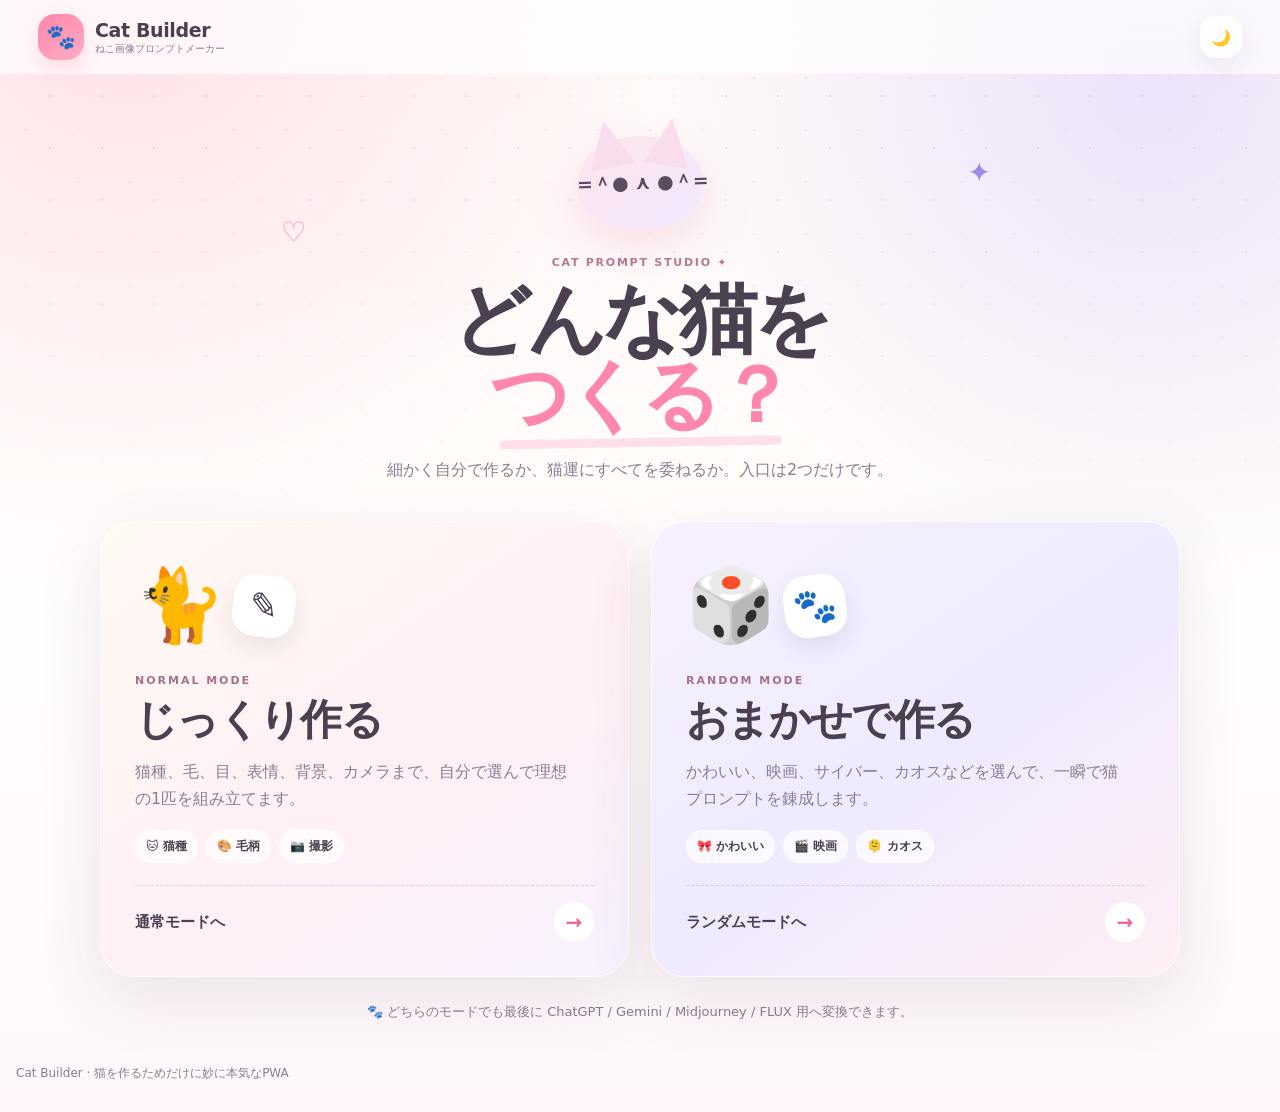
<file: index.html>
<!doctype html>
<html lang="ja">
<head>
  <meta charset="UTF-8" />
  <meta name="viewport" content="width=device-width, initial-scale=1, viewport-fit=cover" />
  <meta name="theme-color" content="#ff86ad" />
  <meta name="description" content="猫画像プロンプトをかわいく作れる Cat Builder" />
  <link rel="manifest" href="./manifest.webmanifest" />
  <link rel="icon" href="./icons/icon.svg" type="image/svg+xml" />
  <link rel="apple-touch-icon" href="./icons/icon-192.png" />
  <link rel="stylesheet" href="./styles.css" />
  <link rel="stylesheet" href="./pages.css" />
  <title>Cat Builder</title>
</head>
<body class="landing-page">
  <div class="bg-sprinkles" aria-hidden="true"></div>
  <header class="topbar landing-topbar">
    <a class="brand" href="./" aria-label="Cat Builder ホーム">
      <span class="brand-mark">🐾</span>
      <span><strong>Cat Builder</strong><small>ねこ画像プロンプトメーカー</small></span>
    </a>
    <div class="top-actions">
      <button class="icon-btn" id="installBtn" type="button" hidden title="アプリをインストール">📲</button>
      <button class="icon-btn" id="themeBtn" type="button" title="テーマ切替">🌙</button>
    </div>
  </header>

  <main class="landing-shell">
    <section class="landing-hero">
      <div class="floating-paw paw-a">♡</div>
      <div class="floating-paw paw-b">✦</div>
      <div class="landing-cat" aria-hidden="true">
        <span class="landing-cat-ear left"></span><span class="landing-cat-ear right"></span>
        <span class="landing-cat-face">=＾● ⋏ ●＾=</span>
      </div>
      <span class="eyebrow">CAT PROMPT STUDIO ✦</span>
      <h1>どんな猫を<br><em>つくる？</em></h1>
      <p>細かく自分で作るか、猫運にすべてを委ねるか。入口は2つだけです。</p>
    </section>

    <section class="mode-entry-grid" aria-label="作成モードを選択">
      <a class="mode-entry manual-entry" href="./builder.html">
        <div class="entry-illustration"><span>🐈</span><i>✎</i></div>
        <span class="entry-kicker">NORMAL MODE</span>
        <h2>じっくり作る</h2>
        <p>猫種、毛、目、表情、背景、カメラまで、自分で選んで理想の1匹を組み立てます。</p>
        <div class="entry-tags"><span>🐱 猫種</span><span>🎨 毛柄</span><span>📷 撮影</span></div>
        <span class="entry-cta">通常モードへ <b>→</b></span>
      </a>

      <a class="mode-entry random-entry" href="./random.html">
        <div class="entry-illustration dice-cat"><span>🎲</span><i>🐾</i></div>
        <span class="entry-kicker">RANDOM MODE</span>
        <h2>おまかせで作る</h2>
        <p>かわいい、映画、サイバー、カオスなどを選んで、一瞬で猫プロンプトを錬成します。</p>
        <div class="entry-tags"><span>🎀 かわいい</span><span>🎬 映画</span><span>🫠 カオス</span></div>
        <span class="entry-cta">ランダムモードへ <b>→</b></span>
      </a>
    </section>

    <p class="landing-tip">🐾 どちらのモードでも最後に ChatGPT / Gemini / Midjourney / FLUX 用へ変換できます。</p>
  </main>

  <footer class="landing-footer">Cat Builder · 猫を作るためだけに妙に本気なPWA</footer>
  <script>
    let deferredInstall=null;
    const themeBtn=document.getElementById('themeBtn');
    const installBtn=document.getElementById('installBtn');
    if(localStorage.getItem('catbuilder.dark')==='1'){document.body.classList.add('dark');themeBtn.textContent='☀️';}
    themeBtn.addEventListener('click',()=>{document.body.classList.toggle('dark');const dark=document.body.classList.contains('dark');themeBtn.textContent=dark?'☀️':'🌙';localStorage.setItem('catbuilder.dark',dark?'1':'0');});
    window.addEventListener('beforeinstallprompt',e=>{e.preventDefault();deferredInstall=e;installBtn.hidden=false;});
    installBtn.addEventListener('click',async()=>{if(!deferredInstall)return;deferredInstall.prompt();await deferredInstall.userChoice;deferredInstall=null;installBtn.hidden=true;});
    if('serviceWorker' in navigator)window.addEventListener('load',()=>navigator.serviceWorker.register('./sw.js').catch(()=>{}));
  </script>
</body>
</html>
</file>
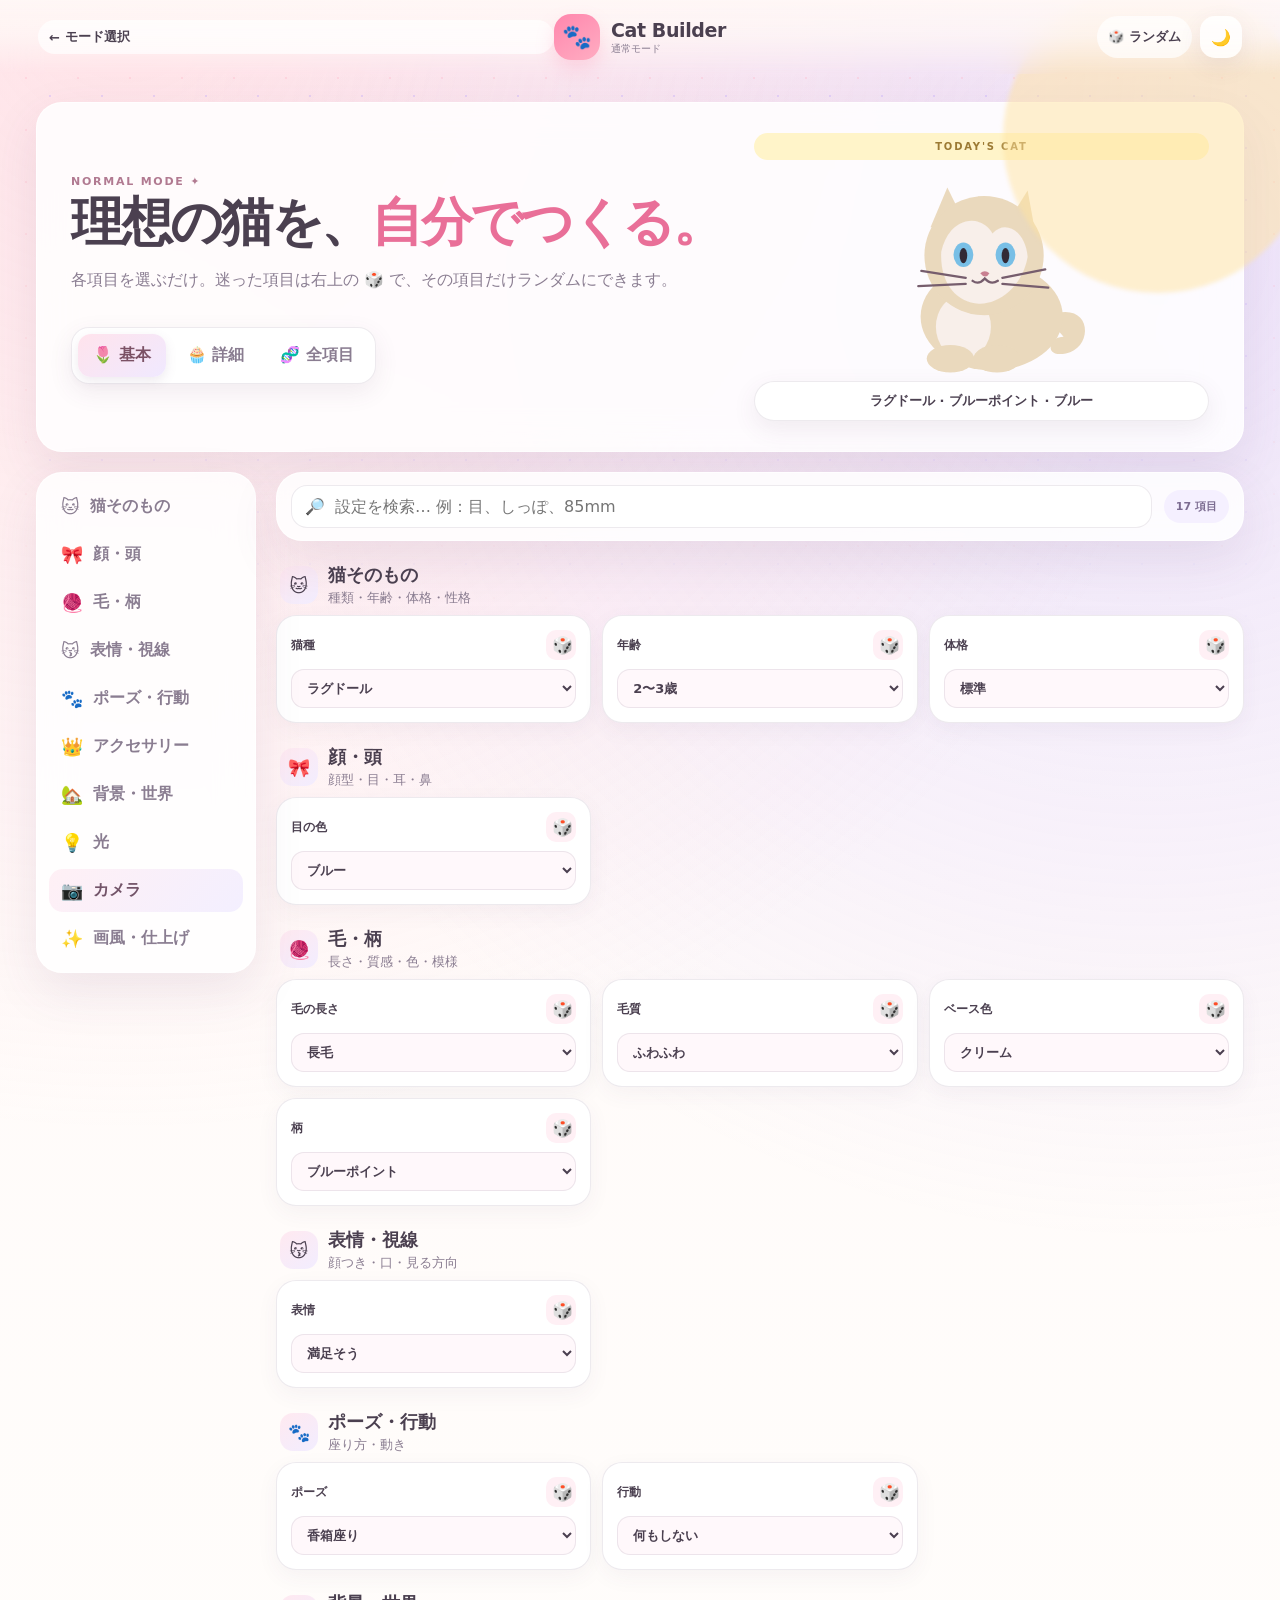
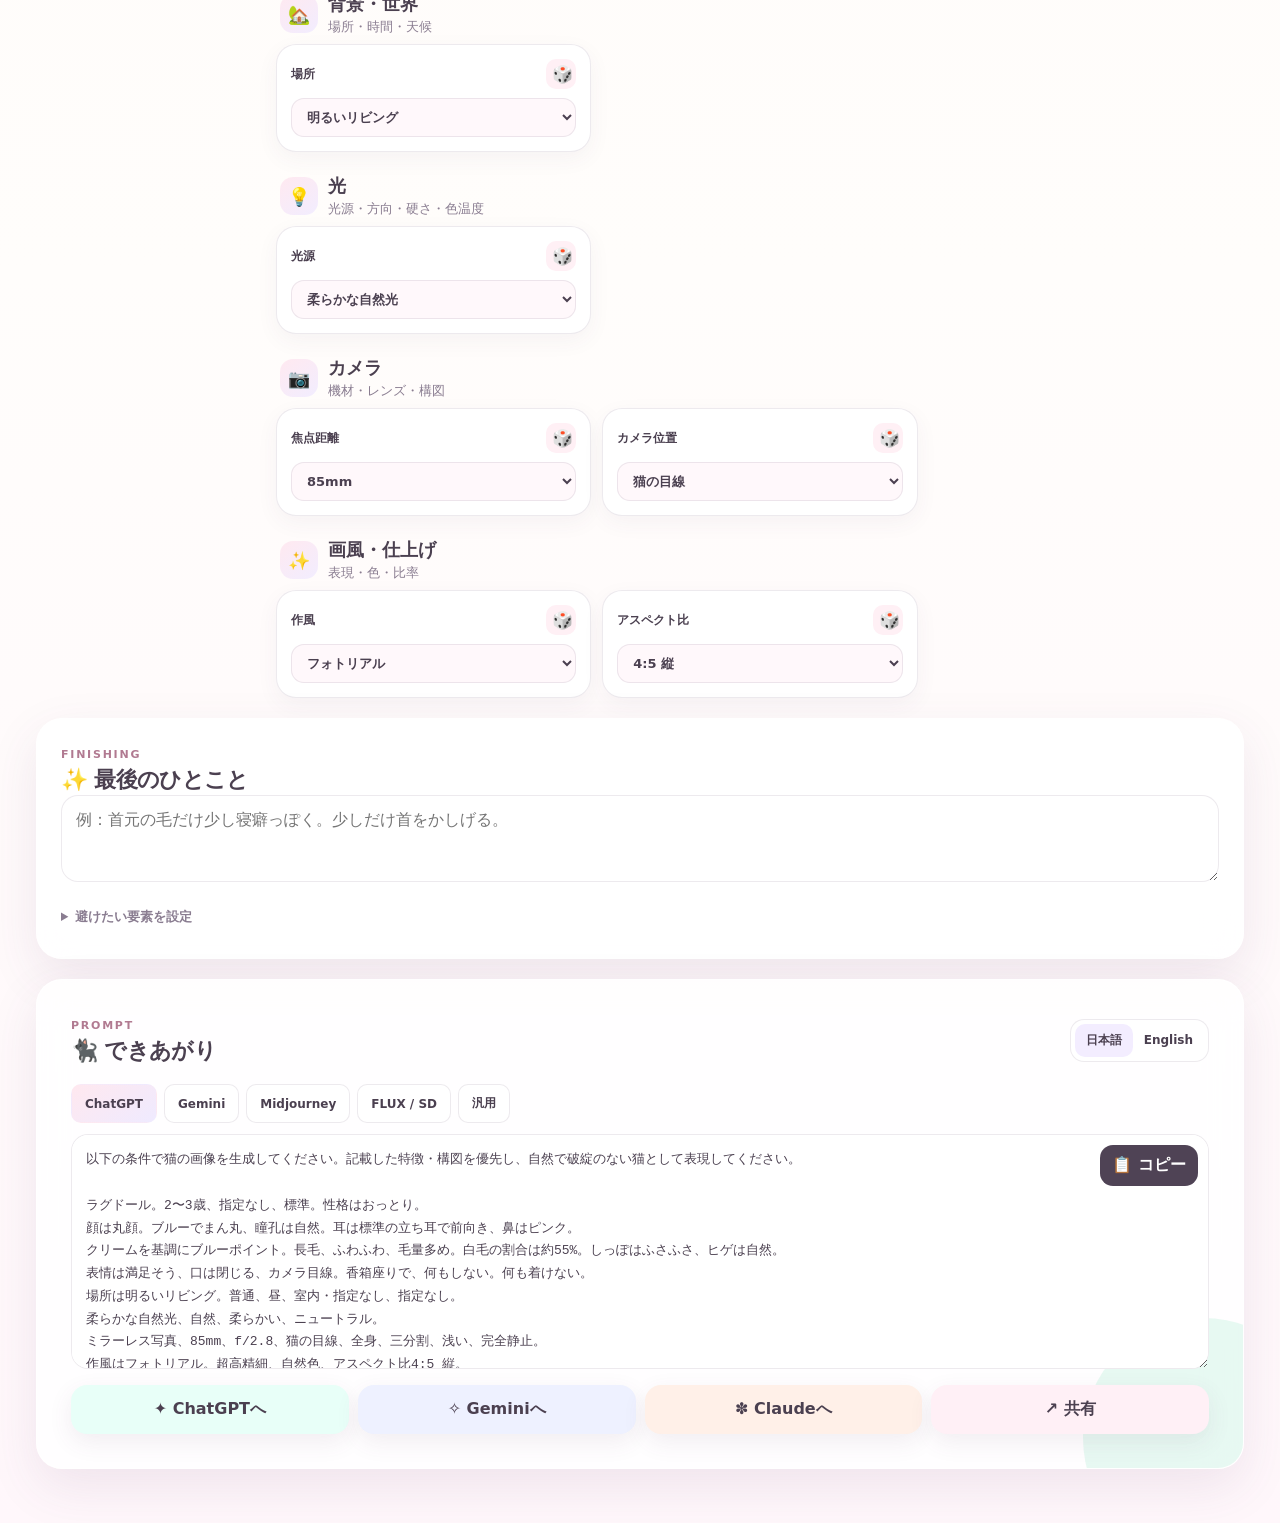
<file: builder.html>
<!doctype html>
<html lang="ja">
<head>
  <meta charset="UTF-8" />
  <meta name="viewport" content="width=device-width, initial-scale=1, viewport-fit=cover" />
  <meta name="theme-color" content="#ff86ad" />
  <link rel="manifest" href="./manifest.webmanifest" />
  <link rel="icon" href="./icons/icon.svg" type="image/svg+xml" />
  <link rel="apple-touch-icon" href="./icons/icon-192.png" />
  <link rel="stylesheet" href="./styles.css" />
  <link rel="stylesheet" href="./pages.css" />
  <title>通常モード · Cat Builder</title>
</head>
<body class="builder-page">
  <div class="bg-sprinkles" aria-hidden="true"></div>
  <header class="topbar">
    <a class="back-home" href="./">← <span>モード選択</span></a>
    <a class="brand compact-brand" href="./"><span class="brand-mark">🐾</span><span><strong>Cat Builder</strong><small>通常モード</small></span></a>
    <div class="top-actions"><a class="mode-jump" href="./random.html">🎲 ランダム</a><button class="icon-btn" id="installBtn" type="button" hidden>📲</button><button class="icon-btn" id="themeBtn" type="button">🌙</button></div>
  </header>

  <main class="app-shell focused-shell">
    <section class="builder-intro card candy-card compact-hero">
      <div>
        <span class="eyebrow">NORMAL MODE ✦</span>
        <h1>理想の猫を、<em>自分でつくる。</em></h1>
        <p>各項目を選ぶだけ。迷った項目は右上の <b>🎲</b> で、その項目だけランダムにできます。</p>
        <div class="mode-switch level-switch" role="group" aria-label="表示する設定の細かさ">
          <button data-mode="easy" class="mode-btn active">🌷 基本</button>
          <button data-mode="detail" class="mode-btn">🧁 詳細</button>
          <button data-mode="madness" class="mode-btn">🧬 全項目</button>
        </div>
      </div>
      <div class="mini-preview-wrap">
        <div class="preview-badge" id="previewBadge">TODAY'S CAT</div>
        <svg id="catPreview" class="cat-preview" viewBox="0 0 340 300" role="img" aria-label="猫プレビュー">
          <g class="cat-group">
            <path class="tail" d="M255 205 C315 178, 320 245, 281 253 C252 259, 258 231, 278 231" />
            <ellipse class="body" cx="184" cy="205" rx="93" ry="70" /><ellipse class="chest" cx="147" cy="218" rx="36" ry="42" />
            <path class="ear" d="M104 88 L126 36 L153 91 Z" /><path class="ear" d="M199 91 L231 40 L243 106 Z" />
            <circle class="head" cx="174" cy="125" r="78" /><path class="face-patch" d="M118 120 C128 74 170 69 185 96 C203 76 229 95 231 127 C224 166 194 188 169 188 C138 187 116 161 118 120Z" />
            <ellipse class="eye" cx="147" cy="124" rx="13" ry="16" /><ellipse class="eye" cx="202" cy="124" rx="13" ry="16" />
            <ellipse class="pupil" cx="147" cy="125" rx="5" ry="10" /><ellipse class="pupil" cx="202" cy="125" rx="5" ry="10" />
            <path class="nose" d="M169 148 Q175 143 181 148 Q176 157 169 148Z" /><path class="mouth" d="M175 155 Q167 164 159 158 M175 155 Q183 164 192 158" />
            <g class="whiskers"><path d="M150 154 L92 145 M150 162 L88 165 M198 154 L254 143 M198 162 L258 167" /></g>
            <ellipse class="paw" cx="130" cy="260" rx="31" ry="18" /><ellipse class="paw" cx="191" cy="260" rx="31" ry="18" />
          </g>
        </svg>
        <div class="cat-summary" id="catSummary">ラグドール · ブルーポイント · ブルー</div>
      </div>
    </section>

    <section class="builder-layout simplified-builder">
      <aside class="category-nav card" id="categoryNav" aria-label="カテゴリ"></aside>
      <section class="builder-main">
        <div class="builder-toolbar card">
          <label class="search-box">🔎 <input id="settingSearch" type="search" placeholder="設定を検索… 例：目、しっぽ、85mm" /></label>
          <div class="counter-pill"><span id="visibleCount">0</span> 項目</div>
        </div>
        <div id="settingsRoot"></div>
      </section>
    </section>

    <section class="card extras-card single-extras">
      <div class="section-title-row"><div><span class="eyebrow">FINISHING</span><h2>✨ 最後のひとこと</h2></div></div>
      <textarea id="customNote" rows="3" placeholder="例：首元の毛だけ少し寝癖っぽく。少しだけ首をかしげる。"></textarea>
      <details class="negative-details"><summary>避けたい要素を設定</summary><div class="negative-grid" id="negativeGrid"></div></details>
    </section>

    <section class="prompt-panel card sticky-result" id="promptPanel">
      <div class="section-title-row prompt-heading">
        <div><span class="eyebrow">PROMPT</span><h2>🐈‍⬛ できあがり</h2></div>
        <div class="prompt-langs"><button class="lang-btn active" data-lang="ja">日本語</button><button class="lang-btn" data-lang="en">English</button></div>
      </div>
      <div class="target-tabs" id="targetTabs">
        <button class="target-tab active" data-target="chatgpt">ChatGPT</button><button class="target-tab" data-target="gemini">Gemini</button><button class="target-tab" data-target="midjourney">Midjourney</button><button class="target-tab" data-target="flux">FLUX / SD</button><button class="target-tab" data-target="plain">汎用</button>
      </div>
      <div class="prompt-box"><textarea id="promptOutput" rows="9" spellcheck="false"></textarea><button id="copyBtn" class="copy-float" type="button">📋 コピー</button></div>
      <div class="send-grid"><button class="ai-button chatgpt" data-ai="chatgpt"><span>✦</span> ChatGPTへ</button><button class="ai-button gemini" data-ai="gemini"><span>✧</span> Geminiへ</button><button class="ai-button claude" data-ai="claude"><span>✽</span> Claudeへ</button><button class="ai-button share" id="shareBtn"><span>↗</span> 共有</button></div>
    </section>
  </main>

  <div class="app-compat" hidden>
    <div id="randomPresets"></div><button id="lockAllBtn"></button><input id="profileName"><button id="saveProfileBtn"></button><div id="profilesList"></div>
  </div>
  <div id="toast" class="toast" role="status" aria-live="polite"></div>
  <script>try{const d=JSON.parse(localStorage.getItem('catbuilder.draft')||'null');if(d){d.locks={};localStorage.setItem('catbuilder.draft',JSON.stringify(d));}}catch{} localStorage.removeItem('catbuilder.profiles');</script>
  <script src="./app.js" defer></script>
</body>
</html>
</file>
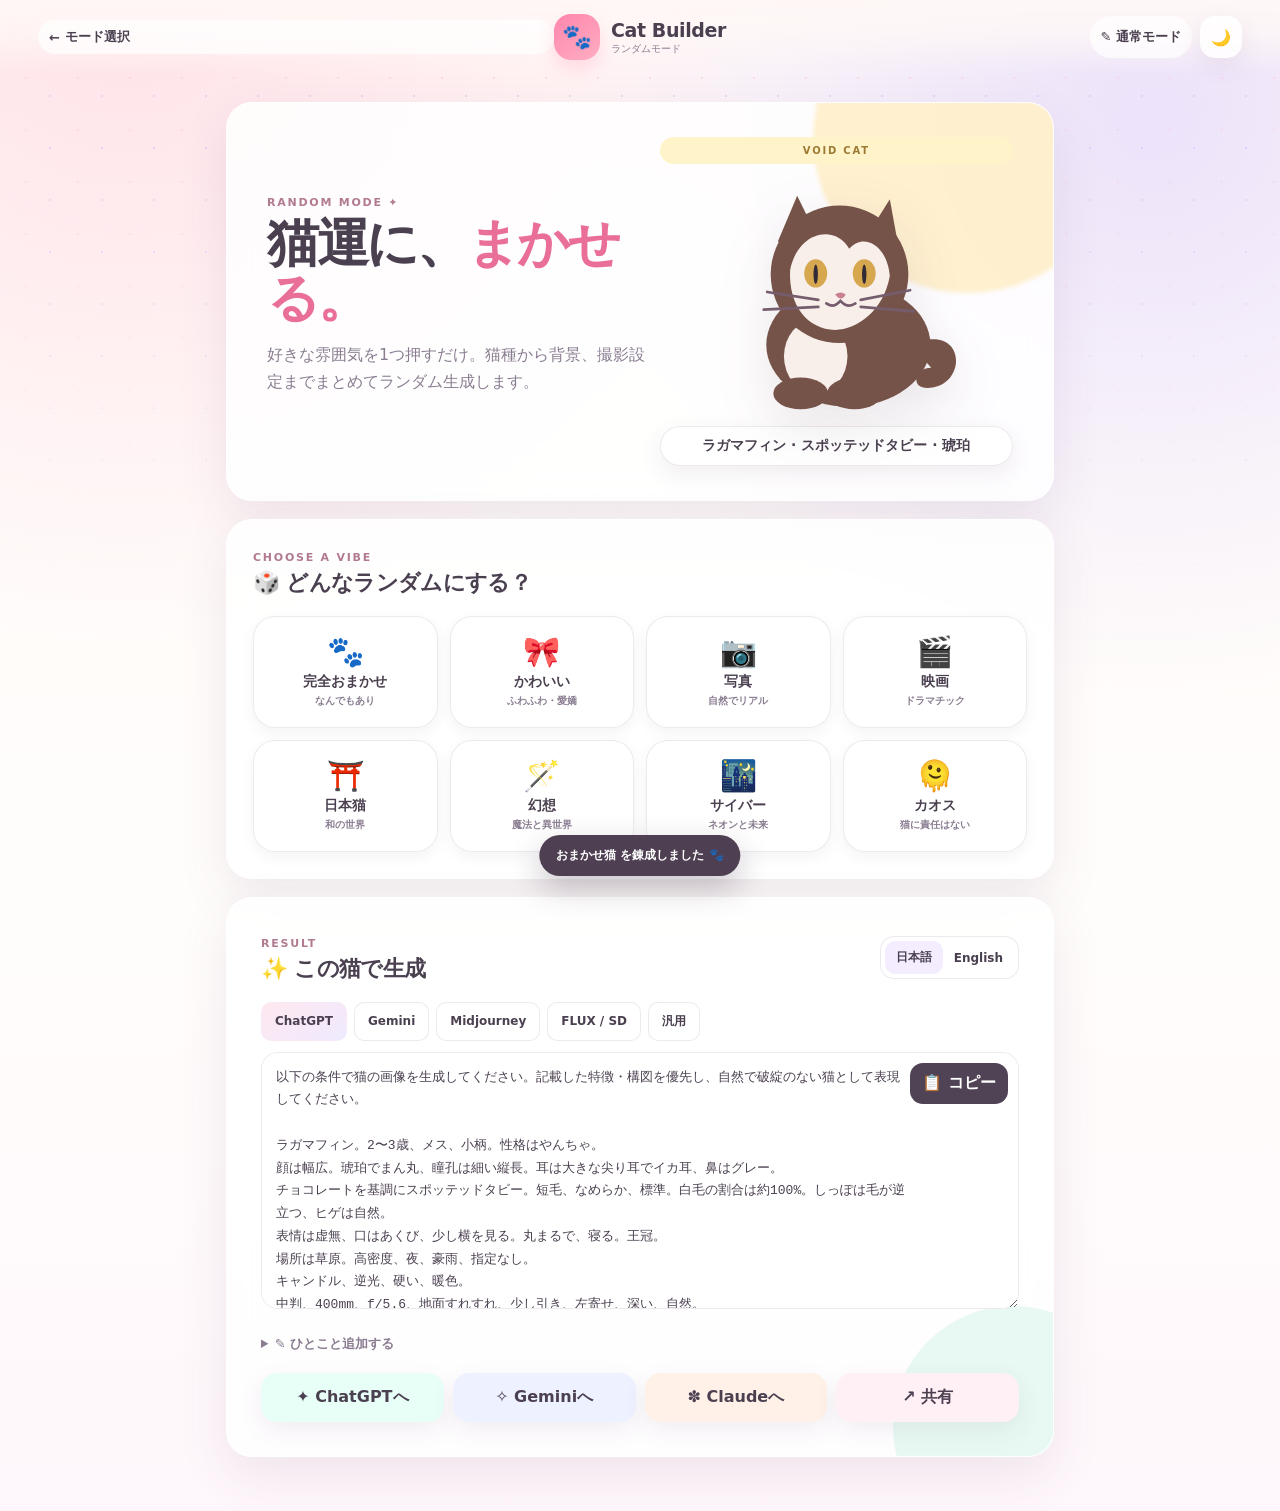
<file: random.html>
<!doctype html>
<html lang="ja">
<head>
  <meta charset="UTF-8" />
  <meta name="viewport" content="width=device-width, initial-scale=1, viewport-fit=cover" />
  <meta name="theme-color" content="#ff86ad" />
  <link rel="manifest" href="./manifest.webmanifest" />
  <link rel="icon" href="./icons/icon.svg" type="image/svg+xml" />
  <link rel="apple-touch-icon" href="./icons/icon-192.png" />
  <link rel="stylesheet" href="./styles.css" />
  <link rel="stylesheet" href="./pages.css" />
  <title>ランダムモード · Cat Builder</title>
</head>
<body class="random-page">
  <div class="bg-sprinkles" aria-hidden="true"></div>
  <header class="topbar">
    <a class="back-home" href="./">← <span>モード選択</span></a>
    <a class="brand compact-brand" href="./"><span class="brand-mark">🐾</span><span><strong>Cat Builder</strong><small>ランダムモード</small></span></a>
    <div class="top-actions"><a class="mode-jump" href="./builder.html">✎ 通常モード</a><button class="icon-btn" id="installBtn" type="button" hidden>📲</button><button class="icon-btn" id="themeBtn" type="button">🌙</button></div>
  </header>

  <main class="app-shell random-shell">
    <section class="random-stage card candy-card">
      <div class="random-copy">
        <span class="eyebrow">RANDOM MODE ✦</span>
        <h1>猫運に、<em>まかせる。</em></h1>
        <p>好きな雰囲気を1つ押すだけ。猫種から背景、撮影設定までまとめてランダム生成します。</p>
      </div>
      <div class="random-preview-wrap">
        <div class="preview-badge" id="previewBadge">TODAY'S CAT</div>
        <svg id="catPreview" class="cat-preview random-cat-preview" viewBox="0 0 340 300" role="img" aria-label="ランダム猫プレビュー">
          <g class="cat-group">
            <path class="tail" d="M255 205 C315 178, 320 245, 281 253 C252 259, 258 231, 278 231" />
            <ellipse class="body" cx="184" cy="205" rx="93" ry="70" /><ellipse class="chest" cx="147" cy="218" rx="36" ry="42" />
            <path class="ear" d="M104 88 L126 36 L153 91 Z" /><path class="ear" d="M199 91 L231 40 L243 106 Z" />
            <circle class="head" cx="174" cy="125" r="78" /><path class="face-patch" d="M118 120 C128 74 170 69 185 96 C203 76 229 95 231 127 C224 166 194 188 169 188 C138 187 116 161 118 120Z" />
            <ellipse class="eye" cx="147" cy="124" rx="13" ry="16" /><ellipse class="eye" cx="202" cy="124" rx="13" ry="16" />
            <ellipse class="pupil" cx="147" cy="125" rx="5" ry="10" /><ellipse class="pupil" cx="202" cy="125" rx="5" ry="10" />
            <path class="nose" d="M169 148 Q175 143 181 148 Q176 157 169 148Z" /><path class="mouth" d="M175 155 Q167 164 159 158 M175 155 Q183 164 192 158" />
            <g class="whiskers"><path d="M150 154 L92 145 M150 162 L88 165 M198 154 L254 143 M198 162 L258 167" /></g>
            <ellipse class="paw" cx="130" cy="260" rx="31" ry="18" /><ellipse class="paw" cx="191" cy="260" rx="31" ry="18" />
          </g>
        </svg>
        <div class="cat-summary random-summary" id="catSummary">猫を錬成中…</div>
      </div>
    </section>

    <section class="random-picker card">
      <div class="section-title-row"><div><span class="eyebrow">CHOOSE A VIBE</span><h2>🎲 どんなランダムにする？</h2></div></div>
      <div class="random-presets big-random-presets" id="randomPresets">
        <button data-preset="normal"><b>🐾</b><span>完全おまかせ<small>なんでもあり</small></span></button>
        <button data-preset="cute"><b>🎀</b><span>かわいい<small>ふわふわ・愛嬌</small></span></button>
        <button data-preset="photo"><b>📷</b><span>写真<small>自然でリアル</small></span></button>
        <button data-preset="cinema"><b>🎬</b><span>映画<small>ドラマチック</small></span></button>
        <button data-preset="japan"><b>⛩️</b><span>日本猫<small>和の世界</small></span></button>
        <button data-preset="fantasy"><b>🪄</b><span>幻想<small>魔法と異世界</small></span></button>
        <button data-preset="cyber"><b>🌃</b><span>サイバー<small>ネオンと未来</small></span></button>
        <button data-preset="chaos"><b>🫠</b><span>カオス<small>猫に責任はない</small></span></button>
      </div>
    </section>

    <section class="prompt-panel card random-result" id="promptPanel">
      <div class="section-title-row prompt-heading">
        <div><span class="eyebrow">RESULT</span><h2>✨ この猫で生成</h2></div>
        <div class="prompt-langs"><button class="lang-btn active" data-lang="ja">日本語</button><button class="lang-btn" data-lang="en">English</button></div>
      </div>
      <div class="target-tabs" id="targetTabs">
        <button class="target-tab active" data-target="chatgpt">ChatGPT</button><button class="target-tab" data-target="gemini">Gemini</button><button class="target-tab" data-target="midjourney">Midjourney</button><button class="target-tab" data-target="flux">FLUX / SD</button><button class="target-tab" data-target="plain">汎用</button>
      </div>
      <div class="prompt-box"><textarea id="promptOutput" rows="10" spellcheck="false"></textarea><button id="copyBtn" class="copy-float" type="button">📋 コピー</button></div>
      <details class="random-extra"><summary>✎ ひとこと追加する</summary><textarea id="customNote" rows="3" placeholder="例：もっと楽しそうな雰囲気に。背景は少しボケ気味。"></textarea><div class="negative-grid" id="negativeGrid"></div></details>
      <div class="send-grid"><button class="ai-button chatgpt" data-ai="chatgpt"><span>✦</span> ChatGPTへ</button><button class="ai-button gemini" data-ai="gemini"><span>✧</span> Geminiへ</button><button class="ai-button claude" data-ai="claude"><span>✽</span> Claudeへ</button><button class="ai-button share" id="shareBtn"><span>↗</span> 共有</button></div>
    </section>
  </main>

  <div class="app-compat" hidden>
    <div id="categoryNav"></div><input id="settingSearch"><span id="visibleCount"></span><div id="settingsRoot"></div><button id="lockAllBtn"></button><input id="profileName"><button id="saveProfileBtn"></button><div id="profilesList"></div>
  </div>
  <div id="toast" class="toast" role="status" aria-live="polite"></div>
  <script>try{const d=JSON.parse(localStorage.getItem('catbuilder.draft')||'null');if(d){d.locks={};localStorage.setItem('catbuilder.draft',JSON.stringify(d));}}catch{} localStorage.removeItem('catbuilder.profiles');</script>
  <script src="./app.js" defer></script>
  <script defer>
    document.addEventListener('DOMContentLoaded',()=>{setTimeout(()=>{if(typeof randomize==='function')randomize('normal')},0);});
  </script>
</body>
</html>
</file>
<file: styles.css>
:root{--bg:#fff8f6;--paper:rgba(255,255,255,.84);--paper-solid:#fff;--text:#4b4050;--muted:#8a7d91;--pink:#ff86ad;--pink2:#ffb8ca;--lav:#bda6ff;--mint:#a9e8d1;--yellow:#ffe39f;--peach:#ffc6a8;--line:rgba(111,83,112,.12);--shadow:0 18px 50px rgba(98,63,104,.10);--shadow-sm:0 8px 24px rgba(98,63,104,.09);--radius:26px;--radius-sm:18px;--cat:#c8b3a6;--cat2:#f8efea;--cat-eye:#77b7d6;--cat-nose:#c98091}*{box-sizing:border-box}html{scroll-behavior:smooth}body{margin:0;color:var(--text);font-family:"Nunito","Hiragino Maru Gothic ProN","Yu Gothic UI",system-ui,sans-serif;background:radial-gradient(circle at 10% 0%,rgba(255,184,202,.35),transparent 34%),radial-gradient(circle at 90% 8%,rgba(189,166,255,.28),transparent 32%),linear-gradient(180deg,#fff9f8,#fffdfb 60%,#fff7fb);min-height:100vh}button,input,select,textarea{font:inherit;color:inherit}button{cursor:pointer}.bg-sprinkles{position:fixed;inset:0;pointer-events:none;opacity:.38;background-image:radial-gradient(circle,var(--pink2) 1.2px,transparent 1.4px),radial-gradient(circle,var(--lav) 1px,transparent 1.2px);background-position:0 0,24px 18px;background-size:52px 52px;mask-image:linear-gradient(to bottom,black,transparent 75%);z-index:-1}.topbar{position:sticky;top:0;z-index:40;display:flex;align-items:center;justify-content:space-between;max-width:1500px;margin:auto;padding:14px clamp(16px,3vw,38px);backdrop-filter:blur(18px);background:linear-gradient(180deg,rgba(255,248,246,.94),rgba(255,248,246,.72),transparent)}.brand{text-decoration:none;color:inherit;display:flex;align-items:center;gap:11px}.brand-mark{display:grid;place-items:center;width:46px;height:46px;border-radius:17px;background:linear-gradient(145deg,var(--pink),#ffadc2);box-shadow:0 9px 18px rgba(255,134,173,.25);font-size:24px}.brand strong{display:block;font-size:19px;letter-spacing:-.02em}.brand small{display:block;color:var(--muted);font-size:10px;margin-top:1px}.top-actions{display:flex;gap:8px}.icon-btn{border:0;width:42px;height:42px;border-radius:15px;background:var(--paper);box-shadow:var(--shadow-sm)}.app-shell{max-width:1420px;margin:0 auto;padding:8px clamp(14px,3vw,36px) 70px}.card{background:var(--paper);border:1px solid rgba(255,255,255,.75);box-shadow:var(--shadow);backdrop-filter:blur(18px);border-radius:var(--radius)}.hero{display:grid;grid-template-columns:minmax(0,1.12fr) minmax(300px,.88fr);overflow:hidden;position:relative;min-height:500px}.candy-card:before{content:"";position:absolute;width:310px;height:310px;border-radius:50%;background:rgba(255,227,159,.5);filter:blur(2px);right:-70px;top:-120px}.hero-copy{padding:clamp(30px,6vw,72px);align-self:center;position:relative;z-index:2}.eyebrow{font-size:11px;font-weight:900;letter-spacing:.16em;color:#b17a91;text-transform:uppercase}.hero h1{font-size:clamp(42px,6vw,84px);line-height:.98;letter-spacing:-.055em;margin:12px 0 22px}.hero h1 em{font-style:normal;background:linear-gradient(90deg,#ff7ea8,#a78cf7);-webkit-background-clip:text;background-clip:text;color:transparent}.hero p{max-width:620px;color:var(--muted);font-size:clamp(14px,1.4vw,18px);line-height:1.8;margin-bottom:28px}.mode-switch{display:inline-flex;gap:6px;padding:6px;background:#fff;border:1px solid var(--line);border-radius:18px;box-shadow:var(--shadow-sm)}.mode-btn{border:0;background:transparent;padding:11px 15px;border-radius:13px;font-weight:800;color:var(--muted)}.mode-btn.active{background:linear-gradient(145deg,#ffe3ec,#f0e9ff);color:#7b5165;box-shadow:0 4px 12px rgba(119,84,120,.12)}.preview-wrap{display:flex;flex-direction:column;align-items:center;justify-content:center;padding:30px;position:relative;background:radial-gradient(circle at 50% 40%,#fff 0 25%,rgba(255,255,255,.5) 26% 48%,transparent 49%)}.preview-badge{font-size:10px;font-weight:900;letter-spacing:.18em;padding:8px 12px;border-radius:999px;background:#fff4c9;color:#9c7a34}.cat-preview{width:min(100%,430px);max-height:350px;overflow:visible}.body,.head,.ear,.tail,.paw{fill:var(--cat)}.chest,.face-patch{fill:var(--cat2)}.eye{fill:var(--cat-eye)}.pupil{fill:#322a36}.nose{fill:var(--cat-nose)}.mouth,.whiskers path{fill:none;stroke:#765d6d;stroke-width:3;stroke-linecap:round}.sparkles{fill:#dd8ead;font-size:24px}.cat-group{transform-origin:center;transition:.3s}.cat-preview:hover .cat-group{transform:translateY(-5px) rotate(-1deg)}.cat-summary{font-size:13px;font-weight:900;background:#fff;padding:10px 14px;border-radius:999px;border:1px solid var(--line);box-shadow:var(--shadow-sm);text-align:center}.quick-tools{margin-top:22px;padding:24px}.section-title-row{display:flex;align-items:center;justify-content:space-between;gap:16px}.section-title-row h2{margin:3px 0 0;font-size:22px;letter-spacing:-.03em}.ghost-btn,.primary-small{border:1px solid var(--line);background:#fff;padding:10px 14px;border-radius:14px;font-weight:800}.primary-small{background:linear-gradient(145deg,var(--pink),#ff9eb9);color:#fff;border:0}.random-presets{display:flex;gap:9px;flex-wrap:wrap;margin-top:18px}.random-presets button{border:1px solid var(--line);background:#fff;padding:11px 14px;border-radius:16px;font-weight:800;box-shadow:0 5px 14px rgba(89,62,96,.06);transition:.18s}.random-presets button:hover{transform:translateY(-2px);border-color:rgba(255,134,173,.45);box-shadow:0 9px 18px rgba(255,134,173,.12)}.microcopy{font-size:11px;color:var(--muted);margin:13px 2px 0;line-height:1.6}.builder-layout{display:grid;grid-template-columns:220px minmax(0,1fr);gap:20px;margin-top:22px}.category-nav{padding:12px;align-self:start;position:sticky;top:84px;display:flex;flex-direction:column;gap:5px}.nav-btn{display:flex;align-items:center;gap:10px;border:0;background:transparent;text-align:left;padding:11px 12px;border-radius:14px;font-weight:850;color:var(--muted)}.nav-btn.active,.nav-btn:hover{background:linear-gradient(135deg,#fff0f5,#f3efff);color:#725368}.nav-btn .nav-icon{font-size:18px}.builder-main{min-width:0}.builder-toolbar{padding:12px 14px;display:flex;align-items:center;gap:12px;position:sticky;top:84px;z-index:20}.search-box{display:flex;align-items:center;gap:8px;flex:1;background:#fff;border:1px solid var(--line);padding:10px 13px;border-radius:16px}.search-box input{width:100%;border:0;outline:0;background:transparent}.counter-pill{font-size:11px;font-weight:900;padding:9px 12px;border-radius:999px;background:#f5f0ff;color:#7c6c91;white-space:nowrap}.settings-section{margin-top:14px;scroll-margin-top:155px}.settings-section>.section-head{display:flex;align-items:center;gap:10px;padding:8px 4px}.section-head .big-icon{display:grid;place-items:center;width:38px;height:38px;border-radius:13px;background:linear-gradient(145deg,#ffe9f0,#f2edff);font-size:18px}.section-head h3{margin:0;font-size:18px}.section-head small{color:var(--muted)}.settings-grid{display:grid;grid-template-columns:repeat(3,minmax(0,1fr));gap:11px}.setting-card{background:var(--paper-solid);border:1px solid var(--line);border-radius:20px;padding:14px;box-shadow:0 7px 22px rgba(88,63,92,.05);min-width:0;transition:.2s}.setting-card:hover{transform:translateY(-2px);box-shadow:0 12px 28px rgba(88,63,92,.08)}.setting-card.is-locked{background:linear-gradient(145deg,#fff9e6,#fff)}.setting-label-row{display:flex;align-items:center;justify-content:space-between;gap:8px;margin-bottom:9px}.setting-label{font-size:12px;font-weight:900}.setting-actions{display:flex;gap:5px}.mini-btn{display:grid;place-items:center;width:30px;height:30px;border:0;border-radius:10px;background:#f8f4f8;font-size:13px}.mini-btn.locked{background:#fff0c2}.setting-card select,.setting-card input[type="range"]{width:100%}.setting-card select{border:1px solid var(--line);background:#fff8fb;padding:10px 35px 10px 11px;border-radius:13px;outline:none;font-size:13px;font-weight:700}.setting-card select:focus{border-color:var(--pink)}.range-value{font-size:11px;font-weight:900;color:#9c6b80;margin-top:6px}.setting-card[hidden],.settings-section[hidden]{display:none!important}.extras-grid{display:grid;grid-template-columns:1.2fr .8fr;gap:20px;margin-top:22px}.extras-card,.profile-card{padding:24px}.extras-card textarea,.profile-card input,.prompt-box textarea{width:100%;border:1px solid var(--line);background:#fff;border-radius:17px;padding:14px;outline:none;resize:vertical}.extras-card textarea:focus,.profile-card input:focus,.prompt-box textarea:focus{border-color:var(--pink)}.negative-grid{display:flex;gap:7px;flex-wrap:wrap;margin-top:13px}.negative-chip{border:1px solid var(--line);background:#fff;padding:8px 10px;border-radius:999px;font-size:11px;font-weight:800}.negative-chip.active{background:#ffe6ee;border-color:#ffc0d3;color:#8a4f67}.profile-save-row{display:flex;gap:8px;margin-top:15px}.profiles-list{display:grid;gap:8px;margin-top:12px}.profile-item{display:flex;align-items:center;justify-content:space-between;gap:8px;background:#fff;border:1px solid var(--line);padding:10px 11px;border-radius:15px}.profile-item strong{font-size:12px}.profile-item small{color:var(--muted);display:block;margin-top:2px}.profile-item-actions{display:flex;gap:5px}.prompt-panel{margin-top:22px;padding:clamp(20px,3vw,34px);position:relative;overflow:hidden}.prompt-panel:before{content:"";position:absolute;width:240px;height:240px;border-radius:50%;background:rgba(169,232,209,.28);right:-80px;bottom:-90px}.prompt-heading,.target-tabs,.prompt-box,.send-grid,.prompt-panel>.microcopy{position:relative;z-index:1}.prompt-langs{display:flex;background:#fff;border:1px solid var(--line);padding:4px;border-radius:14px}.lang-btn,.target-tab{border:0;background:transparent;padding:8px 11px;border-radius:10px;font-weight:850;font-size:12px}.lang-btn.active{background:#f3edff}.target-tabs{display:flex;gap:7px;flex-wrap:wrap;margin:18px 0 11px}.target-tab{background:#fff;border:1px solid var(--line);padding:10px 13px}.target-tab.active{background:linear-gradient(145deg,#ffe8ef,#efeaff);border-color:transparent}.prompt-box{position:relative}.prompt-box textarea{min-height:220px;line-height:1.75;font-family:ui-monospace,SFMono-Regular,Menlo,monospace;font-size:13px;padding-right:110px}.copy-float{position:absolute;right:11px;top:11px;border:0;background:#4f4355;color:#fff;padding:10px 12px;border-radius:13px;font-weight:850}.send-grid{display:grid;grid-template-columns:repeat(4,1fr);gap:9px;margin-top:12px}.ai-button{border:0;padding:14px 12px;border-radius:16px;font-weight:900;background:#fff;box-shadow:var(--shadow-sm);transition:.18s}.ai-button:hover{transform:translateY(-2px)}.ai-button.chatgpt{background:#e8fff8}.ai-button.gemini{background:#eef1ff}.ai-button.claude{background:#fff0e8}.ai-button.share{background:#fff0f6}footer{max-width:1420px;margin:0 auto;padding:0 34px 34px;display:flex;justify-content:space-between;color:var(--muted);font-size:10px}.toast{position:fixed;left:50%;bottom:24px;transform:translate(-50%,20px);z-index:100;background:#4e4052;color:#fff;padding:12px 17px;border-radius:999px;box-shadow:0 12px 30px rgba(53,37,55,.25);font-size:12px;font-weight:850;opacity:0;pointer-events:none;transition:.25s}.toast.show{opacity:1;transform:translate(-50%,0)}body.dark{--bg:#231f28;--paper:rgba(43,37,48,.88);--paper-solid:#352e3a;--text:#f8eff7;--muted:#bcadbd;--line:rgba(255,255,255,.08);--shadow:0 18px 50px rgba(0,0,0,.22);background:radial-gradient(circle at 10% 0%,rgba(255,134,173,.14),transparent 34%),radial-gradient(circle at 90% 8%,rgba(189,166,255,.14),transparent 32%),#231f28}.dark .topbar{background:linear-gradient(180deg,rgba(35,31,40,.95),rgba(35,31,40,.75),transparent)}.dark .mode-switch,.dark .icon-btn,.dark .random-presets button,.dark .ghost-btn,.dark .search-box,.dark .setting-card select,.dark .extras-card textarea,.dark .profile-card input,.dark .profile-item,.dark .prompt-langs,.dark .target-tab,.dark .prompt-box textarea,.dark .ai-button{background:#352e3a}.dark .setting-card.is-locked{background:#403925}.dark .cat-summary{background:#352e3a}.dark .mini-btn{background:#42394a}.dark .mini-btn.locked{background:#5c4e2c}@media(max-width:1050px){.hero{grid-template-columns:1fr 420px}.hero h1{font-size:54px}.settings-grid{grid-template-columns:repeat(2,minmax(0,1fr))}.send-grid{grid-template-columns:repeat(2,1fr)}}@media(max-width:820px){.topbar{padding:10px 14px}.app-shell{padding:4px 12px 50px}.hero{grid-template-columns:1fr}.hero-copy{padding:34px 24px 12px}.hero h1{font-size:46px}.preview-wrap{padding:10px 18px 26px}.cat-preview{max-height:285px}.builder-layout{grid-template-columns:1fr}.category-nav{position:sticky;top:65px;z-index:25;flex-direction:row;overflow:auto;border-radius:19px;padding:7px}.nav-btn{white-space:nowrap;padding:9px 10px}.nav-btn span:last-child{font-size:11px}.builder-toolbar{top:118px}.settings-section{scroll-margin-top:178px}.extras-grid{grid-template-columns:1fr}.section-title-row{align-items:flex-start}.quick-tools,.extras-card,.profile-card{padding:18px}.send-grid{grid-template-columns:1fr 1fr}footer{padding:0 18px 24px;flex-direction:column;gap:5px}}@media(max-width:560px){.brand small{display:none}.brand-mark{width:40px;height:40px;border-radius:14px}.hero h1{font-size:39px}.hero p{font-size:13px}.mode-switch{display:grid;grid-template-columns:repeat(3,1fr);width:100%}.mode-btn{padding:10px 5px;font-size:11px}.settings-grid{grid-template-columns:1fr}.builder-toolbar{top:113px}.random-presets{display:grid;grid-template-columns:repeat(2,1fr)}.random-presets button{text-align:left}.prompt-heading{flex-direction:column}.prompt-box textarea{padding-right:14px;padding-top:56px}.copy-float{left:11px;right:auto}.send-grid{grid-template-columns:1fr}.cat-summary{font-size:11px}.section-title-row h2{font-size:19px}.category-nav{margin:0 -2px}.nav-btn .nav-icon{font-size:16px}}@media(prefers-reduced-motion:reduce){*{scroll-behavior:auto!important;transition:none!important}.cat-preview:hover .cat-group{transform:none}}
</file>
<file: pages.css>
/* Cat Builder separated page layouts */
.landing-page,.builder-page,.random-page{min-height:100vh}
.landing-topbar{background:rgba(255,255,255,.68)}
.dark .landing-topbar{background:rgba(35,29,43,.72)}

/* Landing */
.landing-shell{width:min(1080px,calc(100% - 32px));margin:0 auto;padding:62px 0 44px}
.landing-hero{text-align:center;position:relative;max-width:780px;margin:0 auto 36px}
.landing-hero .eyebrow{display:inline-block;margin-bottom:12px}
.landing-hero h1{font-size:clamp(42px,8vw,78px);line-height:.98;letter-spacing:-.055em;margin:0;font-weight:900}
.landing-hero h1 em{font-style:normal;color:var(--pink,#ff78a4);position:relative}
.landing-hero h1 em:after{content:"";position:absolute;left:3%;right:3%;bottom:-7px;height:9px;background:rgba(255,134,173,.23);border-radius:999px;transform:rotate(-1deg)}
.landing-hero>p{max-width:560px;margin:22px auto 0;font-size:16px;line-height:1.8;color:var(--muted)}
.landing-cat{width:126px;height:93px;margin:0 auto 22px;border-radius:52% 52% 46% 46%;background:linear-gradient(145deg,#ffe5ed,#f1e8ff);box-shadow:0 18px 50px rgba(221,128,162,.22);position:relative;display:grid;place-items:center;transform:rotate(-2deg)}
.landing-cat-ear{position:absolute;top:-17px;width:45px;height:48px;background:#f8dded;clip-path:polygon(50% 0,100% 100%,0 100%)}
.landing-cat-ear.left{left:10px;transform:rotate(-10deg)}.landing-cat-ear.right{right:10px;transform:rotate(10deg)}
.landing-cat-face{font-size:19px;font-weight:900;color:#5b4d61;position:relative;z-index:2;white-space:nowrap}
.floating-paw{position:absolute;font-size:28px;font-weight:900;color:#ff90b3;animation:floaty 3.4s ease-in-out infinite}.paw-a{left:4%;top:80px}.paw-b{right:5%;top:20px;animation-delay:-1.2s;color:#9f8ae8}
@keyframes floaty{50%{transform:translateY(-10px) rotate(7deg)}}
.mode-entry-grid{display:grid;grid-template-columns:1fr 1fr;gap:22px}
.mode-entry{position:relative;overflow:hidden;display:flex;flex-direction:column;min-height:390px;padding:34px;text-decoration:none!important;color:var(--text)!important;border-radius:34px;border:1px solid rgba(255,255,255,.75);box-shadow:0 22px 65px rgba(98,69,89,.12);transition:transform .24s ease,box-shadow .24s ease}
.mode-entry:hover{transform:translateY(-5px);box-shadow:0 28px 75px rgba(98,69,89,.17)}
.manual-entry{background:linear-gradient(145deg,#fff9f3 0%,#fff0f5 55%,#f8f1ff 100%)}
.random-entry{background:linear-gradient(145deg,#f7f1ff 0%,#efeaff 50%,#ffeef5 100%)}
.dark .manual-entry,.dark .random-entry{background:linear-gradient(145deg,#302837,#3a2d40)}
.entry-illustration{height:100px;display:flex;align-items:center;gap:8px;font-size:72px;margin-bottom:18px}.entry-illustration i{font-style:normal;font-size:35px;background:#fff;width:62px;height:62px;display:grid;place-items:center;border-radius:22px;box-shadow:0 10px 25px rgba(0,0,0,.08);transform:rotate(8deg)}
.dice-cat i{transform:rotate(-8deg)}
.entry-kicker{font-size:11px;letter-spacing:.18em;font-weight:900;color:#a57387}
.mode-entry h2{font-size:clamp(30px,4vw,42px);margin:5px 0 10px;letter-spacing:-.04em}
.mode-entry p{line-height:1.7;color:var(--muted);margin:0 0 18px;max-width:440px}
.entry-tags{display:flex;flex-wrap:wrap;gap:8px;margin-top:auto;margin-bottom:22px}.entry-tags span{font-size:12px;font-weight:800;background:rgba(255,255,255,.7);padding:7px 10px;border-radius:999px;border:1px solid rgba(255,255,255,.7)}.dark .entry-tags span{background:rgba(255,255,255,.08)}
.entry-cta{font-size:15px;font-weight:900;display:flex;justify-content:space-between;align-items:center;padding-top:16px;border-top:1px dashed rgba(145,104,127,.25)}.entry-cta b{display:grid;place-items:center;width:40px;height:40px;border-radius:50%;background:#fff;color:#e96791;font-size:20px}.dark .entry-cta b{background:#49384f}
.landing-tip{text-align:center;color:var(--muted);font-size:13px;margin:26px 0 0}.landing-footer{text-align:center;padding:0 16px 30px;color:var(--muted);font-size:12px}

/* Shared focused pages */
.focused-shell,.random-shell{padding-top:28px;padding-bottom:54px}
.back-home,.mode-jump{display:inline-flex;align-items:center;gap:5px;text-decoration:none;color:var(--text);font-size:13px;font-weight:850;border-radius:999px;padding:8px 11px;background:rgba(255,255,255,.7);border:1px solid var(--border)}
.dark .back-home,.dark .mode-jump{background:rgba(255,255,255,.06)}
.compact-brand{margin:auto}
.builder-page .topbar,.random-page .topbar{display:grid;grid-template-columns:1fr auto 1fr;align-items:center}
.builder-page .top-actions,.random-page .top-actions{justify-self:end}
.compact-hero{display:grid;grid-template-columns:1.2fr .8fr;align-items:center;padding:30px 34px;margin-bottom:20px}
.compact-hero h1,.random-stage h1{font-size:clamp(32px,5vw,52px);letter-spacing:-.045em;line-height:1.05;margin:6px 0 12px}.compact-hero h1 em,.random-stage h1 em{font-style:normal;color:#e96f98}.compact-hero p,.random-stage p{color:var(--muted);line-height:1.7;max-width:620px}
.level-switch{margin-top:18px}
.mini-preview-wrap{text-align:center}.mini-preview-wrap .cat-preview{max-width:260px;margin:auto}.mini-preview-wrap .cat-summary{margin-top:-12px}
.simplified-builder{margin-top:0}
.builder-page [data-action="lock"]{display:none!important}.builder-page .setting-actions{min-width:auto}
.builder-page .setting-card{transition:transform .15s ease,border-color .15s ease}.builder-page .setting-card:has([data-action="random"]:active){transform:scale(.985)}
.builder-page .mini-btn[data-action="random"]{background:#fff0f5;border-color:#ffc8d9;font-size:17px}.dark .builder-page .mini-btn[data-action="random"]{background:#4a3340;border-color:#6d4858}
.single-extras{margin-top:20px}.single-extras textarea{width:100%}.negative-details,.random-extra{margin-top:14px}.negative-details summary,.random-extra summary{cursor:pointer;font-size:13px;font-weight:850;color:var(--muted);padding:8px 0}.negative-details[open] summary,.random-extra[open] summary{color:var(--text)}
.sticky-result{margin-top:20px}

/* Random */
.random-shell{width:min(900px,calc(100% - 30px))}
.random-stage{display:grid;grid-template-columns:1fr .9fr;align-items:center;padding:34px 40px;margin-bottom:18px;overflow:hidden}
.random-copy{position:relative;z-index:2}.random-preview-wrap{text-align:center;position:relative}.random-cat-preview{max-width:300px;margin:auto;filter:drop-shadow(0 18px 26px rgba(85,59,81,.12))}.random-summary{font-size:14px;font-weight:900;margin-top:-7px}
.random-picker{padding:26px;margin-bottom:18px}.big-random-presets{display:grid!important;grid-template-columns:repeat(4,1fr);gap:12px;margin-top:18px}.big-random-presets button{min-height:112px!important;border-radius:22px!important;padding:14px 10px!important;display:flex!important;flex-direction:column;align-items:center;justify-content:center;gap:6px;white-space:normal!important}.big-random-presets button b{font-size:30px;line-height:1}.big-random-presets button span{font-size:14px;font-weight:900;line-height:1.2}.big-random-presets button small{display:block;font-size:10px;font-weight:700;color:var(--muted);margin-top:5px}.big-random-presets button:hover{transform:translateY(-3px)}
.random-result{margin-top:0}.random-extra textarea{width:100%;margin:8px 0 12px}.random-result .negative-grid{margin-bottom:8px}

/* Old features intentionally absent from the new UI */
.profile-card,.profile-save-row,.profiles-list{display:none!important}

@media(max-width:820px){
  .landing-shell{padding-top:34px}.mode-entry-grid{grid-template-columns:1fr}.mode-entry{min-height:330px;padding:27px}.entry-illustration{height:78px;font-size:58px}.entry-illustration i{width:52px;height:52px;font-size:28px}
  .builder-page .topbar,.random-page .topbar{grid-template-columns:auto 1fr auto}.compact-brand{justify-self:center}.compact-brand small{display:none}.back-home span{display:none}.mode-jump{font-size:0;width:38px;height:38px;justify-content:center;padding:0}.mode-jump::first-letter{font-size:17px}
  .compact-hero,.random-stage{grid-template-columns:1fr;padding:25px 22px}.compact-hero>div:first-child,.random-copy{text-align:center}.compact-hero p,.random-stage p{margin-left:auto;margin-right:auto}.level-switch{justify-content:center}.mini-preview-wrap{margin-top:12px}.mini-preview-wrap .cat-preview{max-width:225px}
  .random-preview-wrap{order:-1}.random-cat-preview{max-width:245px}.random-stage{padding-top:18px}
  .big-random-presets{grid-template-columns:repeat(2,1fr)}
}
@media(max-width:520px){
  .landing-shell{width:min(100% - 20px,1080px)}.landing-hero h1{font-size:44px}.landing-cat{width:106px;height:80px}.mode-entry{border-radius:27px}.mode-entry p{font-size:14px}
  .focused-shell,.random-shell{width:calc(100% - 18px);padding-top:14px}.compact-hero,.random-stage{border-radius:25px}.compact-hero h1,.random-stage h1{font-size:34px}
  .level-switch{display:grid!important;grid-template-columns:repeat(3,1fr);width:100%}.level-switch button{font-size:12px;padding-left:5px;padding-right:5px}
  .big-random-presets{gap:9px}.big-random-presets button{min-height:98px!important;border-radius:18px!important}.big-random-presets button b{font-size:26px}
  .prompt-heading{align-items:flex-start}.prompt-langs{flex-shrink:0}.target-tabs{overflow-x:auto;flex-wrap:nowrap!important;padding-bottom:4px}.target-tabs button{flex:0 0 auto}
}
</file>
